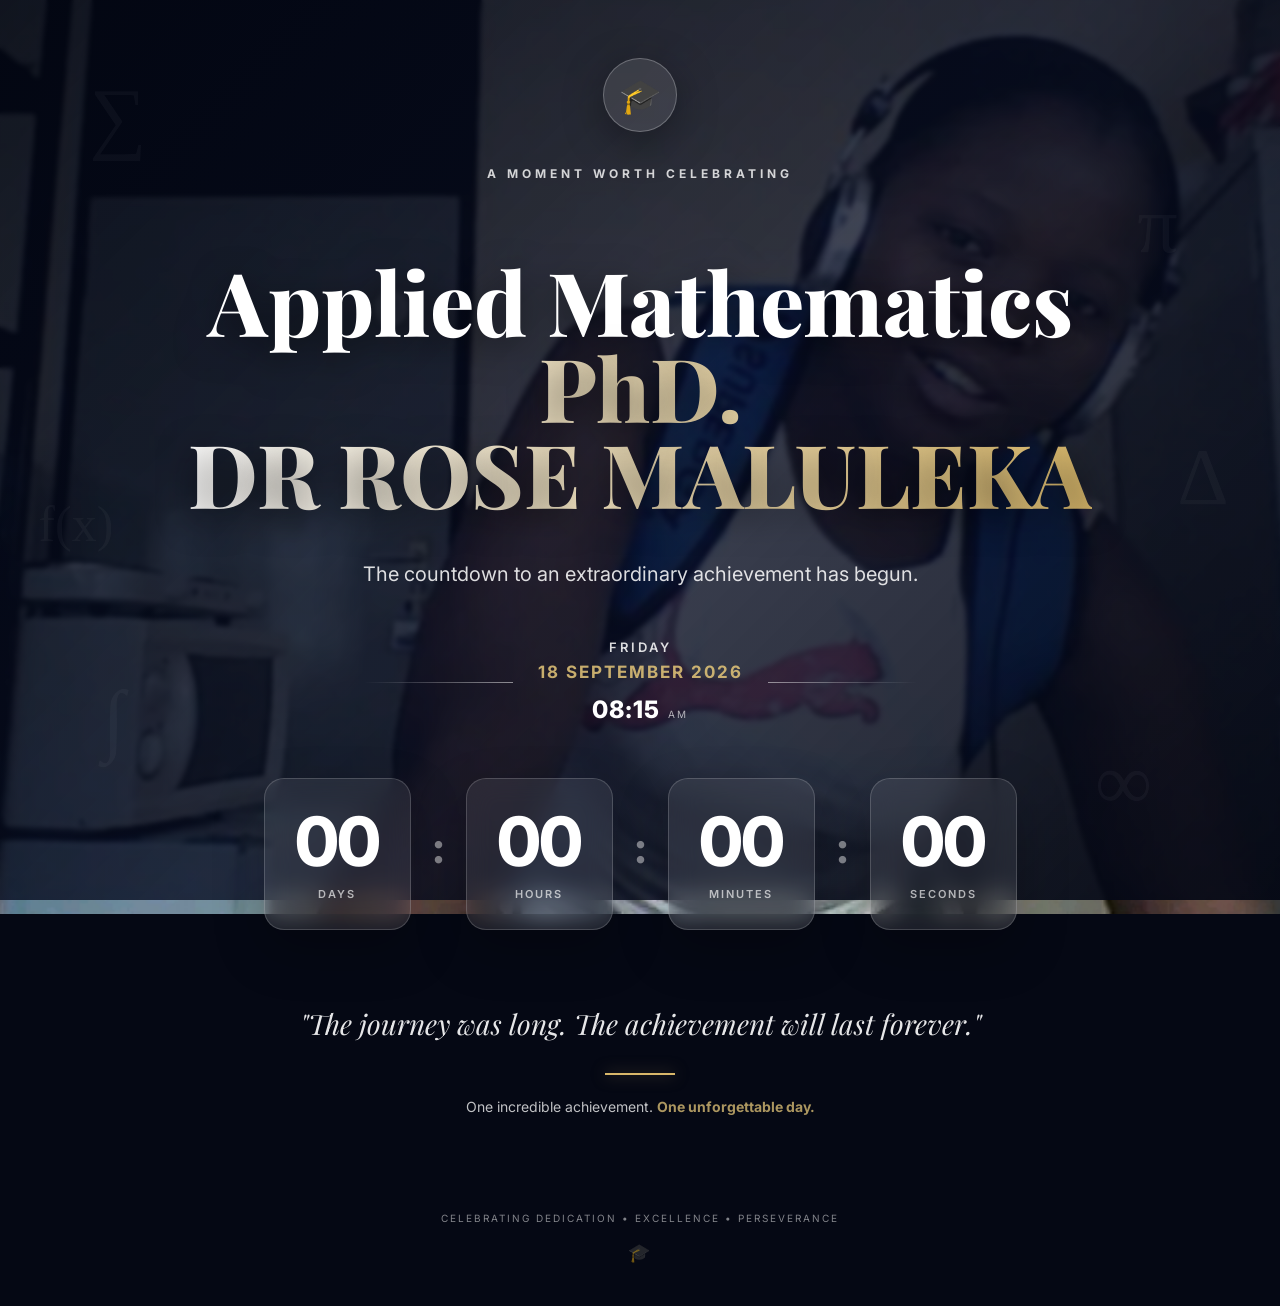
<file: index.html>
<!DOCTYPE html>
<html lang="en">
<head>
    <meta charset="UTF-8">

    <meta name="viewport"
          content="width=device-width, initial-scale=1.0">

    <meta name="description"
          content="Countdown to an Applied Mathematics PhD graduation">

    <title>PhD Countdown | Applied Mathematics</title>

    <!-- External CSS -->
    <link rel="stylesheet" href="style.css">

    <!-- Google Font -->
    <link rel="preconnect" href="https://fonts.googleapis.com">
    <link rel="preconnect" href="https://fonts.gstatic.com" crossorigin>
    <link href="https://fonts.googleapis.com/css2?family=Inter:wght@400;500;600;700;800&family=Playfair+Display:wght@600;700;800&display=swap" rel="stylesheet">
</head>

<body>

    <!-- =========================================
         BACKGROUND
         ========================================= -->

    <div class="background"></div>
    <div class="overlay"></div>

    <!-- Decorative mathematics -->
    <div class="math math-1">∑</div>
    <div class="math math-2">π</div>
    <div class="math math-3">∫</div>
    <div class="math math-4">∞</div>
    <div class="math math-5">f(x)</div>
    <div class="math math-6">Δ</div>


    <!-- =========================================
         MAIN CONTENT
         ========================================= -->

    <main class="container">

        <!-- Graduation Icon -->
        <div class="graduation-icon">
            🎓
        </div>

        <p class="eyebrow">
            A MOMENT WORTH CELEBRATING
        </p>

        <h1>
            Applied Mathematics
            <span>PhD.</span>
			  <span>DR ROSE MALULEKA</span>
        </h1>

        <p class="intro">
            The countdown to an extraordinary achievement has begun.
        </p>


        <!-- =========================================
             DATE
             ========================================= -->

        <section class="event-date">

            <div class="date-line"></div>

            <div>
                <p class="date">
                    FRIDAY
                    <strong>18 SEPTEMBER 2026</strong>
                </p>

                <p class="time">
                    <span color="red">08:15</span>
                    <small>AM</small>
                </p>
            </div>

            <div class="date-line"></div>

        </section>


        <!-- =========================================
             COUNTDOWN
             ========================================= -->

        <section class="countdown" aria-label="PhD countdown">

            <div class="time-box">
                <span id="days">00</span>
                <small>DAYS</small>
            </div>

            <div class="separator">:</div>

            <div class="time-box">
                <span id="hours">00</span>
                <small>HOURS</small>
            </div>

            <div class="separator">:</div>

            <div class="time-box">
                <span id="minutes">00</span>
                <small>MINUTES</small>
            </div>

            <div class="separator">:</div>

            <div class="time-box">
                <span id="seconds">00</span>
                <small>SECONDS</small>
            </div>

        </section>


        <!-- =========================================
             MESSAGE
             ========================================= -->

        <div class="message">

            <p class="quote">
                "The journey was long.
                The achievement will last forever."
            </p>

            <div class="gold-line"></div>

            <p class="celebration">
                One incredible achievement.
                <strong>One unforgettable day.</strong>
            </p>

        </div>


        <!-- =========================================
             FOOTER
             ========================================= -->

        <footer>
            <p>
                Celebrating dedication • Excellence • Perseverance
            </p>

            <span>🎓</span>
        </footer>

    </main>


    <!-- =========================================
         INTERNAL JAVASCRIPT
         ========================================= -->

  
<script>

    /* =====================================================
       PHD GRADUATION SETTINGS
       ===================================================== */

    const doctorName = "Dr. ROSE MALULEKA";


    /*
     * Graduation date and time
     *
     * Friday
     * 18 September 2026
     * 08:15 South African Time
     */

    const targetDate =
        new Date("2026-09-18T08:15:00+02:00").getTime();


    /* =====================================================
       COUNTDOWN ELEMENTS
       ===================================================== */

    const daysElement =
        document.getElementById("days");

    const hoursElement =
        document.getElementById("hours");

    const minutesElement =
        document.getElementById("minutes");

    const secondsElement =
        document.getElementById("seconds");


    /* =====================================================
       UPDATE COUNTDOWN
       ===================================================== */

    function updateCountdown() {

        const now =
            new Date().getTime();

        const distance =
            targetDate - now;


        /*
         * ================================================
         * COUNTDOWN FINISHED
         * ================================================
         */

        if (distance <= 0) {

            clearInterval(countdownInterval);

            showCongratulations();

            return;
        }


        /*
         * ================================================
         * CALCULATE TIME
         * ================================================
         */

        const days =
            Math.floor(
                distance /
                (1000 * 60 * 60 * 24)
            );


        const hours =
            Math.floor(
                (distance %
                    (1000 * 60 * 60 * 24)) /
                (1000 * 60 * 60)
            );


        const minutes =
            Math.floor(
                (distance %
                    (1000 * 60 * 60)) /
                (1000 * 60)
            );


        const seconds =
            Math.floor(
                (distance %
                    (1000 * 60)) /
                1000
            );


        /*
         * ================================================
         * DISPLAY COUNTDOWN
         * ================================================
         */

        daysElement.textContent =
            String(days).padStart(2, "0");

        hoursElement.textContent =
            String(hours).padStart(2, "0");

        minutesElement.textContent =
            String(minutes).padStart(2, "0");

        secondsElement.textContent =
            String(seconds).padStart(2, "0");
    }


    /* =====================================================
       CONGRATULATIONS SCREEN
       ===================================================== */

    function showCongratulations() {

        /*
         * Replace the entire main content with
         * the graduation celebration.
         */

        document.querySelector(".container").innerHTML = `

            <div class="celebration-screen">

                <div class="celebration-icon">
                    🎓
                </div>


                <p class="celebration-eyebrow">
                    THE MOMENT HAS ARRIVED
                </p>


                <h1 class="congratulations-title">
                    CONGRATULATIONS
                </h1>


                <h2 class="doctor-name">
                    ${doctorName}
                </h2>


                <div class="celebration-line"></div>


                <p class="degree">
                    Doctor of Philosophy
                    <br>
                    <strong>Applied Mathematics</strong>
                </p>


                <p class="achievement-message">
                    Today we celebrate your incredible
                    achievement, dedication, perseverance
                    and commitment to excellence.
                </p>


                <p class="final-message">
                    You did it!
                </p>


                <div class="celebration-cap">
                    🎓 ✨ 🎓
                </div>

            </div>

        `;
    }


    /* =====================================================
       START COUNTDOWN
       ===================================================== */

    updateCountdown();


    const countdownInterval =
        setInterval(updateCountdown, 1000);

</script>



</body>
</html>
</file>
<file: style.css>
```css
/* =========================================================
   RESET
   ========================================================= */

* {
    margin: 0;
    padding: 0;
    box-sizing: border-box;
}


/* =========================================================
   BODY
   ========================================================= */

html {
    scroll-behavior: smooth;
}

body {
    min-height: 100vh;
    font-family: "Inter", sans-serif;
    color: #ffffff;
    background: #050814;
    overflow-x: hidden;
}


/* =========================================================
   RESPONSIVE BACKGROUND IMAGE
   ========================================================= */

.background {
    position: fixed;
    inset: 0;
    width: 100%;
    height: 100%;

    background-image: url("dr.jpg");

    /*
     * Keeps the entire screen covered while
     * maintaining the original image proportions.
     */
    background-size: cover;

    /*
     * Desktop position
     */
    background-position: center center;

    background-repeat: no-repeat;

    /*
     * Prevents the image from moving independently
     * when the page is scrolled.
     */
    background-attachment: fixed;

    /*
     * Slight zoom prevents tiny gaps around the edges.
     */
    transform: scale(1.03);

    z-index: -3;
}


/* =========================================================
   DARK OVERLAY
   ========================================================= */

.overlay {
    position: fixed;
    inset: 0;
    width: 100%;
    height: 100%;

    z-index: -2;

    background:
        linear-gradient(
            135deg,
            rgba(3, 7, 20, 0.90),
            rgba(8, 14, 35, 0.78),
            rgba(3, 7, 20, 0.92)
        );

    pointer-events: none;
}


/* =========================================================
   TABLET BACKGROUND
   ========================================================= */

@media (max-width: 1024px) {

    .background {
        background-size: cover;

        /*
         * Slightly adjust this depending on where
         * the person's face/body is positioned.
         */
        background-position: center center;

        background-attachment: scroll;
    }
}


/* =========================================================
   MOBILE BACKGROUND
   ========================================================= */

@media (max-width: 768px) {

    .background {
        background-size: cover;

        /*
         * Portrait/mobile screens are much narrower,
         * so the image gets cropped differently.
         */
        background-position: center center;

        background-attachment: scroll;

        transform: scale(1.02);
    }
}


/* =========================================================
   SMALL MOBILE PHONES
   ========================================================= */

@media (max-width: 480px) {

    .background {
        background-size: cover;

      
        background-position: center center;
    }
}


/* =========================================================
   DARK OVERLAY
   ========================================================= */

.overlay {

    position: fixed;

    inset: 0;

    z-index: -2;

    background:
        linear-gradient(
            135deg,
            rgba(3, 7, 20, 0.90),
            rgba(8, 14, 35, 0.78),
            rgba(3, 7, 20, 0.92)
        );

    backdrop-filter: blur(2px);
}


/* =========================================================
   MAIN CONTAINER
   ========================================================= */

.container {

    width: min(1150px, 92%);

    min-height: 100vh;

    margin: auto;

    padding:
        50px
        20px
        35px;

    display: flex;

    flex-direction: column;

    justify-content: center;

    align-items: center;

    text-align: center;
}


/* =========================================================
   GRADUATION ICON
   ========================================================= */

.graduation-icon {

    width: 72px;

    height: 72px;

    display: flex;

    align-items: center;

    justify-content: center;

    border-radius: 50%;

    background:
        rgba(255, 255, 255, 0.10);

    border:
        1px solid rgba(255, 255, 255, 0.25);

    box-shadow:
        0 10px 40px rgba(0, 0, 0, 0.35);

    font-size: 34px;

    margin-bottom: 22px;

    animation: float 3s ease-in-out infinite;
}


/* =========================================================
   EYEBROW
   ========================================================= */

.eyebrow {

    font-size: 12px;

    font-weight: 700;

    letter-spacing: 4px;

    opacity: 0.80;

    margin-bottom: 18px;
}


/* =========================================================
   HEADING
   ========================================================= */

h1 {

    font-family:
        "Playfair Display",
        serif;

    font-size:
        clamp(42px, 7vw, 88px);

    line-height: 0.98;

    max-width: 950px;

    font-weight: 800;

    text-shadow:
        0 8px 35px rgba(0, 0, 0, 0.5);

    margin-bottom: 20px;
}

h1 span {

    display: block;

    background:
        linear-gradient(
            90deg,
            #ffffff,
            #d8b76a,
            #ffffff
        );

    background-size: 200% auto;

    -webkit-background-clip: text;

    background-clip: text;

    color: transparent;

    animation:
        shine 4s linear infinite;
}


/* =========================================================
   INTRO
   ========================================================= */

.intro {

    max-width: 650px;

    font-size:
        clamp(15px, 2vw, 20px);

    line-height: 1.7;

    opacity: 0.85;

    margin-bottom: 35px;
}


/* =========================================================
   EVENT DATE
   ========================================================= */

.event-date {

    display: flex;

    align-items: center;

    justify-content: center;

    gap: 25px;

    margin-bottom: 38px;

    width: 100%;
}

.date-line {

    height: 1px;

    width: min(150px, 15vw);

    background:
        linear-gradient(
            90deg,
            transparent,
            rgba(255,255,255,0.5)
        );
}

.date-line:last-child {

    background:
        linear-gradient(
            90deg,
            rgba(255,255,255,0.5),
            transparent
        );
}


.date {

    font-size: 13px;

    letter-spacing: 3px;

    font-weight: 600;

    opacity: 0.85;
}

.date strong {

    display: block;

    font-size: 17px;

    letter-spacing: 2px;

    margin-top: 7px;

    color: #e5c77a;
}


/* =========================================================
   TIME
   ========================================================= */

.time {

    margin-top: 10px;

    display: flex;

    align-items: baseline;

    justify-content: center;

    gap: 8px;
}

.time span {

    font-size: 24px;

    font-weight: 800;

    letter-spacing: 1px;
}

.time small {

    font-size: 10px;

    letter-spacing: 2px;

    opacity: 0.65;
}


/* =========================================================
   COUNTDOWN
   ========================================================= */

.countdown {

    display: flex;

    align-items: center;

    justify-content: center;

    gap: clamp(8px, 2vw, 22px);

    width: 100%;

    margin-bottom: 45px;
}


.time-box {

    width:
        clamp(75px, 13vw, 145px);

    height:
        clamp(90px, 15vw, 150px);

    display: flex;

    flex-direction: column;

    align-items: center;

    justify-content: center;

    border-radius: 20px;

    background:
        rgba(255, 255, 255, 0.08);

    border:
        1px solid rgba(255, 255, 255, 0.17);

    box-shadow:
        0 20px 50px rgba(0, 0, 0, 0.25);

    backdrop-filter: blur(14px);

    transition:
        transform 0.3s ease,
        background 0.3s ease;
}

.time-box:hover {

    transform:
        translateY(-8px);

    background:
        rgba(255, 255, 255, 0.13);
}


.time-box span {

    font-size:
        clamp(32px, 6vw, 68px);

    font-weight: 800;

    line-height: 1;

    letter-spacing: -2px;

    font-variant-numeric:
        tabular-nums;
}

.time-box small {

    margin-top: 12px;

    font-size:
        clamp(8px, 1.2vw, 11px);

    letter-spacing: 2px;

    opacity: 0.65;

    font-weight: 600;
}


.separator {

    font-size:
        clamp(25px, 4vw, 45px);

    font-weight: 700;

    opacity: 0.45;

    margin-top: -15px;
}


/* =========================================================
   MESSAGE
   ========================================================= */

.message {

    max-width: 700px;

    margin-bottom: 45px;
}


.quote {

    font-family:
        "Playfair Display",
        serif;

    font-size:
        clamp(19px, 3vw, 28px);

    line-height: 1.5;

    font-style: italic;

    opacity: 0.9;
}


.gold-line {

    width: 70px;

    height: 2px;

    margin: 20px auto;

    background: #d8b76a;

    box-shadow:
        0 0 15px rgba(216,183,106,0.5);
}


.celebration {

    font-size: 14px;

    line-height: 1.7;

    opacity: 0.75;
}

.celebration strong {

    color: #e5c77a;

    font-weight: 700;
}


.celebration-text {

    font-size:
        clamp(25px, 5vw, 50px);

    font-style: normal;

    font-weight: 800;
}


/* =========================================================
   FOOTER
   ========================================================= */

footer {

    margin-top: auto;

    padding-top: 25px;

    display: flex;

    flex-direction: column;

    align-items: center;

    gap: 8px;

    opacity: 0.5;

    font-size: 10px;

    letter-spacing: 2px;

    text-transform: uppercase;
}

footer span {

    font-size: 18px;
}


/* =========================================================
   DECORATIVE MATHEMATICS
   ========================================================= */

.math {

    position: fixed;

    z-index: -1;

    font-family:
        "Times New Roman",
        serif;

    font-size: 80px;

    opacity: 0.035;

    pointer-events: none;

    user-select: none;

    animation:
        drift 12s ease-in-out infinite;
}

.math-1 {
    top: 8%;
    left: 7%;
}

.math-2 {
    top: 20%;
    right: 8%;
    animation-delay: -3s;
}

.math-3 {
    bottom: 15%;
    left: 8%;
    animation-delay: -6s;
}

.math-4 {
    bottom: 8%;
    right: 10%;
    animation-delay: -2s;
}

.math-5 {
    top: 55%;
    left: 3%;
    font-size: 50px;
    animation-delay: -5s;
}

.math-6 {
    top: 48%;
    right: 4%;
    animation-delay: -8s;
}


/* =========================================================
   ANIMATIONS
   ========================================================= */

@keyframes float {

    0%,
    100% {
        transform: translateY(0);
    }

    50% {
        transform: translateY(-8px);
    }
}


@keyframes shine {

    0% {
        background-position: 0% center;
    }

    100% {
        background-position: 200% center;
    }
}


@keyframes drift {

    0%,
    100% {
        transform:
            translate(0, 0)
            rotate(0deg);
    }

    50% {
        transform:
            translate(15px, -20px)
            rotate(5deg);
    }
}


/* =========================================================
   TABLET
   ========================================================= */

@media (max-width: 768px) {

    .container {

        padding-top: 35px;

        padding-bottom: 25px;
    }

    .graduation-icon {

        width: 62px;

        height: 62px;

        font-size: 29px;
    }

    .eyebrow {

        letter-spacing: 3px;
    }

    .event-date {

        gap: 12px;

        margin-bottom: 30px;
    }

    .date strong {

        font-size: 14px;
    }

    .countdown {

        gap: 7px;

        margin-bottom: 35px;
    }

    .time-box {

        border-radius: 15px;
    }

    .separator {

        margin-top: -10px;
    }

    .math {

        font-size: 55px;
    }
}


/* =========================================================
   MOBILE
   ========================================================= */

@media (max-width: 520px) {

    .container {

        width: 94%;

        padding:
            28px
            10px
            20px;
    }

    .graduation-icon {

        margin-bottom: 16px;
    }

    .eyebrow {

        font-size: 9px;

        letter-spacing: 2.5px;

        margin-bottom: 14px;
    }

    h1 {

        font-size:
            clamp(38px, 12vw, 58px);

        line-height: 1.02;
    }

    .intro {

        font-size: 14px;

        margin-bottom: 25px;
    }

    .event-date {

        gap: 8px;

        margin-bottom: 25px;
    }

    .date {

        font-size: 9px;

        letter-spacing: 2px;
    }

    .date strong {

        font-size: 12px;

        letter-spacing: 1px;
    }

    .time {

        margin-top: 7px;
    }

    .time span {

        font-size: 20px;
    }

    .time small {

        font-size: 8px;
    }

    .date-line {

        width: 25px;
    }

    .countdown {

        gap: 4px;

        margin-bottom: 32px;
    }

    .time-box {

        width:
            calc((100vw - 55px) / 4);

        max-width: 82px;

        height: 82px;

        border-radius: 13px;
    }

    .time-box span {

        font-size:
            clamp(25px, 8vw, 38px);

        letter-spacing: -1px;
    }

    .time-box small {

        margin-top: 7px;

        font-size: 7px;

        letter-spacing: 1px;
    }

    .separator {

        font-size: 20px;

        margin-top: -10px;
    }

    .quote {

        font-size: 18px;
    }

    .celebration {

        font-size: 12px;
    }

    footer {

        font-size: 7px;

        letter-spacing: 1.5px;
    }

    .math {

        font-size: 45px;
    }
}


/* =========================================================
   VERY SMALL PHONES
   ========================================================= */

@media (max-width: 360px) {

    .countdown {

        gap: 2px;
    }

    .time-box {

        width:
            calc((100vw - 35px) / 4);

        height: 72px;
    }

    .time-box span {

        font-size: 23px;
    }

    .time-box small {

        font-size: 6px;
    }

    .separator {

        font-size: 16px;
    }
}


/* =========================================================
   REDUCE MOTION FOR ACCESSIBILITY
   ========================================================= */

@media (prefers-reduced-motion: reduce) {

    *,
    *::before,
    *::after {

        animation-duration: 0.01ms !important;

        animation-iteration-count: 1 !important;

        scroll-behavior: auto !important;
    }
}
```
</file>
